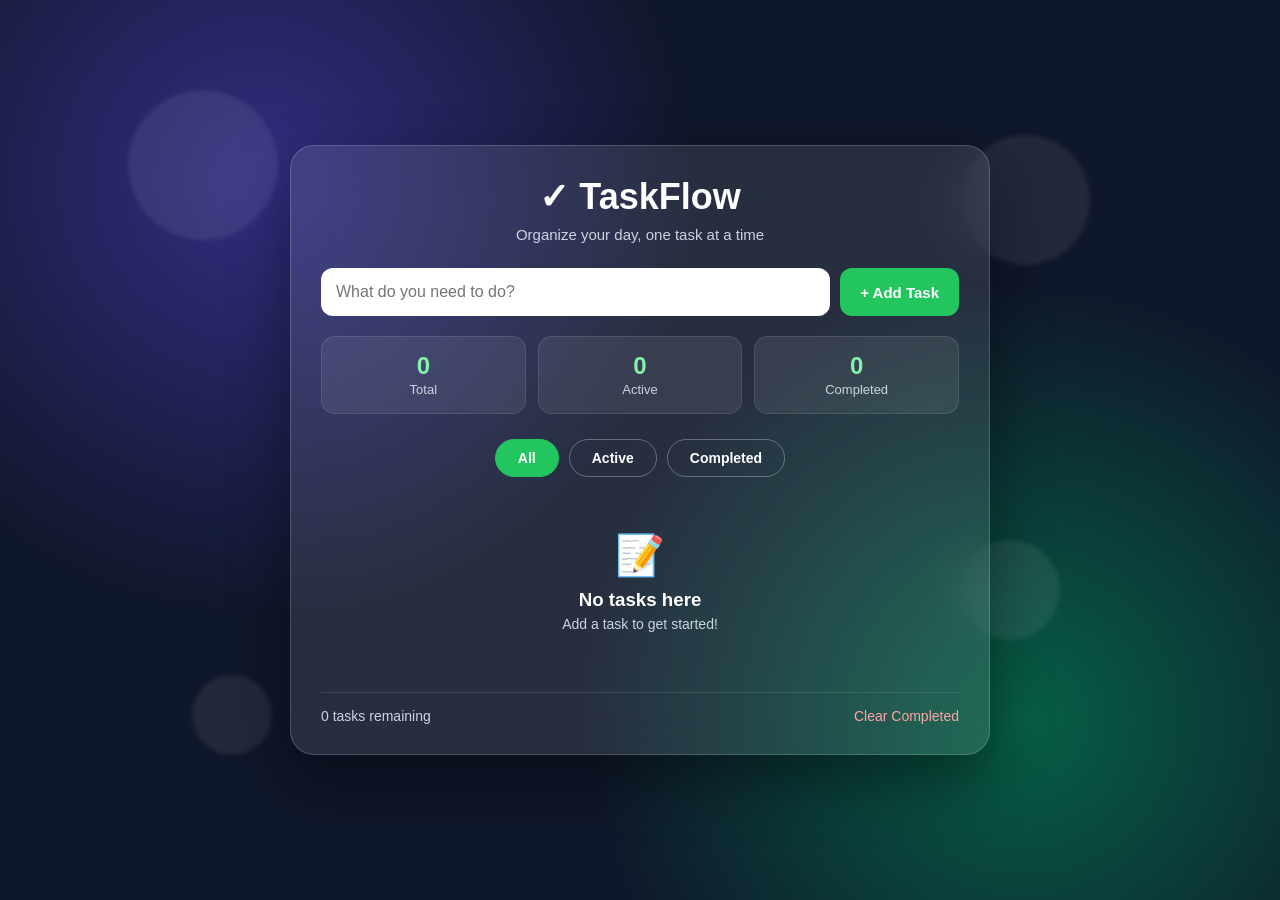
<file: index.html>
<!DOCTYPE html>
<html lang="en">
<head>
    <meta charset="UTF-8">
    <meta name="viewport" content="width=device-width, initial-scale=1.0">

    <title>TaskFlow - To-Do List</title>

    <link rel="stylesheet" href="css/style.css">
</head>

<body>

    <!-- Animated Background -->
    <div class="background">
        <div class="circle circle1"></div>
        <div class="circle circle2"></div>
        <div class="circle circle3"></div>
        <div class="circle circle4"></div>
    </div>

    <main class="todo-container">

        <!-- Header -->
        <header class="header">
            <h1>✓ TaskFlow</h1>
            <p>Organize your day, one task at a time</p>
        </header>


        <!-- Add Task -->
        <form id="taskForm" class="task-form">

            <input
                type="text"
                id="taskInput"
                placeholder="What do you need to do?"
                autocomplete="off"
                required
            >

            <button type="submit" id="addButton">
                + Add Task
            </button>

        </form>


        <!-- Task Statistics -->
        <section class="stats">

            <div class="stat-box">
                <strong id="totalTasks">0</strong>
                <span>Total</span>
            </div>

            <div class="stat-box">
                <strong id="activeTasks">0</strong>
                <span>Active</span>
            </div>

            <div class="stat-box">
                <strong id="completedTasks">0</strong>
                <span>Completed</span>
            </div>

        </section>


        <!-- Filter Buttons -->
        <nav class="filters" aria-label="Task filters">

            <button
                class="filter active"
                data-filter="all">
                All
            </button>

            <button
                class="filter"
                data-filter="active">
                Active
            </button>

            <button
                class="filter"
                data-filter="completed">
                Completed
            </button>

        </nav>


        <!-- Task List -->
        <section class="task-area">

            <ul id="taskList"></ul>

            <div id="emptyMessage" class="empty-message">
                <div class="empty-icon">📝</div>
                <h3>No tasks here</h3>
                <p>Add a task to get started!</p>
            </div>

        </section>


        <!-- Bottom Section -->
        <footer class="footer">

            <span id="taskCount">
                0 tasks remaining
            </span>

            <button id="clearCompleted">
                Clear Completed
            </button>

        </footer>

    </main>


    <script src="js/script.js"></script>

</body>
</html>
</file>
<file: css/style.css>
/* =========================
   BASIC RESET
========================= */

* {
    margin: 0;
    padding: 0;
    box-sizing: border-box;
}

body {
    min-height: 100vh;

    display: flex;
    justify-content: center;
    align-items: center;

    padding: 20px;

    font-family: Arial, sans-serif;

    background: #0f172a;
    color: white;

    overflow-x: hidden;
}


/* =========================
   ANIMATED BACKGROUND
========================= */

.background {
    position: fixed;
    inset: 0;

    overflow: hidden;

    z-index: -1;

    background:
        radial-gradient(
            circle at 20% 20%,
            #312e81,
            transparent 35%
        ),
        radial-gradient(
            circle at 80% 80%,
            #065f46,
            transparent 35%
        ),
        #0f172a;
}


/* Floating circles */

.circle {
    position: absolute;

    border-radius: 50%;

    background: rgba(255, 255, 255, 0.08);

    filter: blur(2px);

    animation: moveCircle 10s infinite ease-in-out;
}

.circle1 {
    width: 150px;
    height: 150px;

    top: 10%;
    left: 10%;
}

.circle2 {
    width: 100px;
    height: 100px;

    top: 60%;
    left: 75%;

    animation-delay: 2s;
}

.circle3 {
    width: 80px;
    height: 80px;

    top: 75%;
    left: 15%;

    animation-delay: 4s;
}

.circle4 {
    width: 130px;
    height: 130px;

    top: 15%;
    left: 75%;

    animation-delay: 6s;
}


@keyframes moveCircle {

    0% {
        transform: translate(0, 0);
    }

    50% {
        transform: translate(50px, -50px);
    }

    100% {
        transform: translate(0, 0);
    }
}


/* =========================
   MAIN CONTAINER
========================= */

.todo-container {
    width: 100%;
    max-width: 700px;

    padding: 30px;

    border-radius: 24px;

    background: rgba(255, 255, 255, 0.10);

    backdrop-filter: blur(20px);

    border: 1px solid rgba(255, 255, 255, 0.18);

    box-shadow:
        0 25px 60px rgba(0, 0, 0, 0.4);
}


/* =========================
   HEADER
========================= */

.header {
    text-align: center;

    margin-bottom: 25px;
}

.header h1 {
    font-size: 36px;

    margin-bottom: 8px;
}

.header p {
    color: #cbd5e1;

    font-size: 15px;
}


/* =========================
   ADD TASK FORM
========================= */

.task-form {
    display: flex;

    gap: 10px;

    margin-bottom: 20px;
}

#taskInput {
    flex: 1;

    padding: 15px;

    border: none;

    border-radius: 12px;

    outline: none;

    font-size: 16px;

    background: white;

    color: #111827;
}

#taskInput:focus {
    box-shadow: 0 0 0 3px rgba(34, 197, 94, 0.3);
}


#addButton {
    padding: 15px 20px;

    border: none;

    border-radius: 12px;

    background: #22c55e;

    color: white;

    font-size: 15px;

    font-weight: bold;

    cursor: pointer;

    transition: 0.3s;
}

#addButton:hover {
    background: #16a34a;

    transform: translateY(-2px);
}


/* =========================
   STATISTICS
========================= */

.stats {
    display: grid;

    grid-template-columns: repeat(3, 1fr);

    gap: 12px;

    margin-bottom: 25px;
}

.stat-box {
    padding: 15px;

    text-align: center;

    border-radius: 14px;

    background: rgba(255, 255, 255, 0.08);

    border: 1px solid rgba(255, 255, 255, 0.1);
}

.stat-box strong {
    display: block;

    font-size: 24px;

    color: #86efac;
}

.stat-box span {
    font-size: 13px;

    color: #cbd5e1;
}


/* =========================
   FILTER BUTTONS
========================= */

.filters {
    display: flex;

    justify-content: center;

    gap: 10px;

    margin-bottom: 20px;
}

.filter {
    padding: 10px 22px;

    border: 1px solid rgba(255, 255, 255, 0.3);

    border-radius: 25px;

    background: transparent;

    color: white;

    font-size: 14px;

    font-weight: bold;

    cursor: pointer;

    transition: 0.3s;
}

.filter:hover {
    background: rgba(255, 255, 255, 0.15);
}

.filter.active {
    background: #22c55e;

    border-color: #22c55e;

    color: white;
}


/* =========================
   TASK AREA
========================= */

.task-area {
    min-height: 180px;
}

#taskList {
    list-style: none;
}


/* =========================
   TASK
========================= */

.task {
    display: flex;

    align-items: center;

    gap: 12px;

    padding: 15px;

    margin-bottom: 10px;

    border-radius: 13px;

    background: rgba(255, 255, 255, 0.09);

    border: 1px solid rgba(255, 255, 255, 0.1);

    transition: 0.3s;
}

.task:hover {
    background: rgba(255, 255, 255, 0.15);

    transform: translateX(3px);
}


/* Checkbox */

.task-checkbox {
    width: 21px;
    height: 21px;

    cursor: pointer;

    accent-color: #22c55e;
}


/* Task text */

.task-text {
    flex: 1;

    font-size: 16px;

    word-break: break-word;
}


/* Completed task */

.task.completed {
    opacity: 0.65;
}

.task.completed .task-text {
    text-decoration: line-through;

    color: #94a3b8;
}


/* =========================
   EDIT / DELETE BUTTONS
========================= */

.edit-btn,
.delete-btn {
    padding: 8px 12px;

    border: none;

    border-radius: 8px;

    color: white;

    cursor: pointer;

    font-size: 13px;

    transition: 0.3s;
}

.edit-btn {
    background: #2563eb;
}

.delete-btn {
    background: #dc2626;
}

.edit-btn:hover {
    background: #1d4ed8;
}

.delete-btn:hover {
    background: #b91c1c;
}


/* =========================
   EMPTY MESSAGE
========================= */

.empty-message {
    text-align: center;

    padding: 35px 10px;

    color: #cbd5e1;
}

.empty-icon {
    font-size: 40px;

    margin-bottom: 10px;
}

.empty-message h3 {
    margin-bottom: 5px;

    color: white;
}

.empty-message p {
    font-size: 14px;
}


/* =========================
   FOOTER
========================= */

.footer {
    display: flex;

    justify-content: space-between;

    align-items: center;

    margin-top: 15px;

    padding-top: 15px;

    border-top: 1px solid rgba(255, 255, 255, 0.1);

    color: #cbd5e1;

    font-size: 14px;
}

#clearCompleted {
    border: none;

    background: transparent;

    color: #fca5a5;

    cursor: pointer;

    font-size: 14px;
}

#clearCompleted:hover {
    color: #f87171;
}


/* =========================
   MOBILE RESPONSIVE
========================= */

@media (max-width: 600px) {

    body {
        padding: 12px;
    }

    .todo-container {
        padding: 20px;
    }

    .header h1 {
        font-size: 28px;
    }

    .task-form {
        flex-direction: column;
    }

    #addButton {
        width: 100%;
    }

    .stats {
        gap: 7px;
    }

    .stat-box {
        padding: 10px;
    }

    .stat-box strong {
        font-size: 20px;
    }

    .filters {
        gap: 6px;
    }

    .filter {
        padding: 8px 13px;
    }

    .task {
        flex-wrap: wrap;
    }

    .task-text {
        min-width: 150px;
    }

    .edit-btn,
    .delete-btn {
        padding: 7px 10px;
    }
}
</file>
